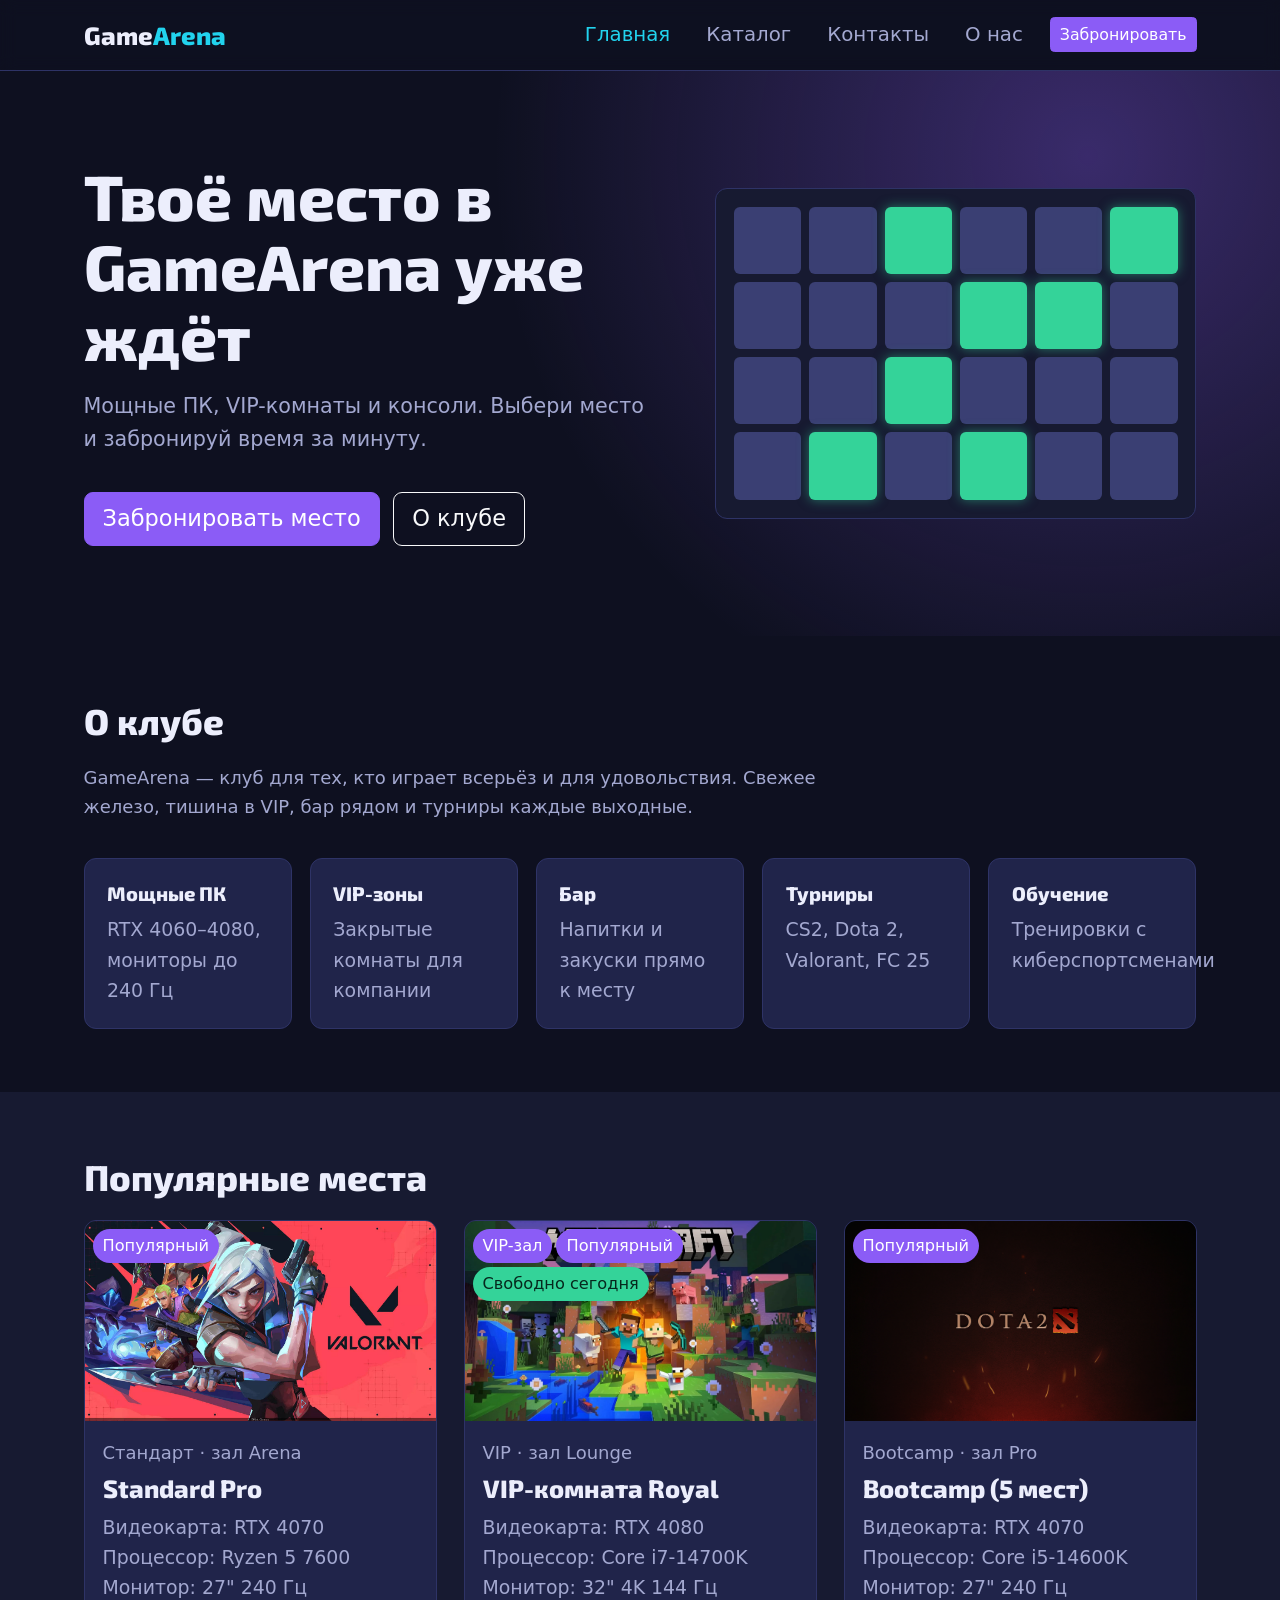
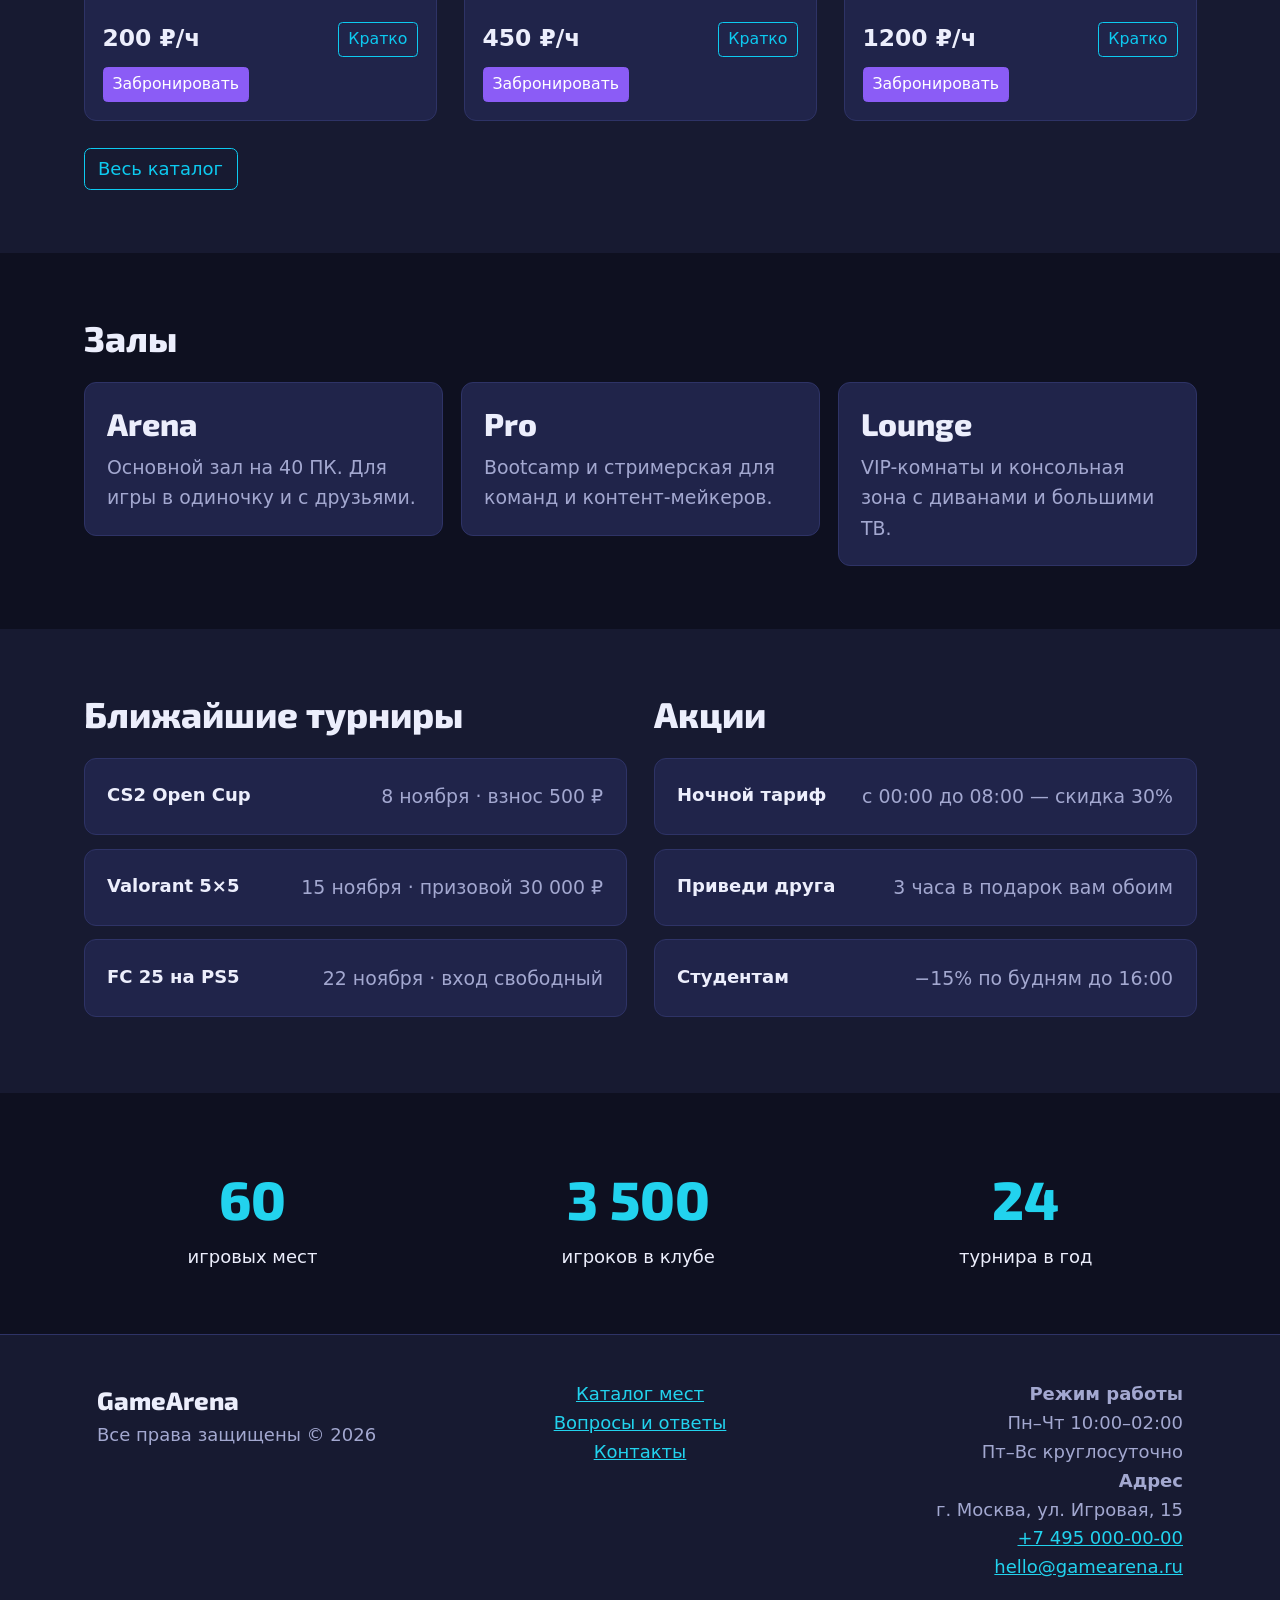
<file: index.html>
<!DOCTYPE html><html lang="ru" data-bs-theme="dark"><head><meta charset="utf-8"><meta name="viewport" content="width=device-width,initial-scale=1"><link href="https://cdnjs.cloudflare.com/ajax/libs/bootstrap/5.3.3/css/bootstrap.min.css" rel="stylesheet"><link href="https://fonts.googleapis.com/css2?family=Exo+2:wght@500;700;800&display=swap" rel="stylesheet"><link rel="icon" href="data:,"><link href="css/style.css?v=3" rel="stylesheet"><title>GameArena — киберспортивный клуб</title></head><body data-page="home"><main>
<section class="hero"><div class="container hero__inner"><div><h1 class="hero__title">Твоё место в GameArena уже ждёт</h1><p class="hero__text">Мощные ПК, VIP-комнаты и консоли. Выбери место и забронируй время за минуту.</p><div class="hero__actions"><a class="btn btn-primary btn-lg" href="booking.html#booking">Забронировать место</a><a class="btn btn-outline-light btn-lg" href="#about">О клубе</a></div></div>
<div class="seatmap" id="seatmap" aria-label="Схема зала: свободные и занятые места"></div></div></section>
<section class="section" id="about"><div class="container"><h2 class="section__title">О клубе</h2><p class="section__lead">GameArena — клуб для тех, кто играет всерьёз и для удовольствия. Свежее железо, тишина в VIP, бар рядом и турниры каждые выходные.</p>
<div class="features"><div class="features__item"><h3 class="features__title">Мощные ПК</h3><p class="features__text">RTX 4060–4080, мониторы до 240 Гц</p></div><div class="features__item"><h3 class="features__title">VIP-зоны</h3><p class="features__text">Закрытые комнаты для компании</p></div><div class="features__item"><h3 class="features__title">Бар</h3><p class="features__text">Напитки и закуски прямо к месту</p></div><div class="features__item"><h3 class="features__title">Турниры</h3><p class="features__text">CS2, Dota 2, Valorant, FC 25</p></div><div class="features__item"><h3 class="features__title">Обучение</h3><p class="features__text">Тренировки с киберспортсменами</p></div></div></div></section>
<section class="section section--alt" id="popular"><div class="container"><h2 class="section__title">Популярные места</h2><div class="row g-4" id="list"></div><a class="btn btn-outline-info mt-4" href="catalog.html">Весь каталог</a></div></section>
<section class="section" id="halls"><div class="container"><h2 class="section__title">Залы</h2><div class="row g-3"><div class="col-md-4"><div class="hall"><h3>Arena</h3><p>Основной зал на 40 ПК. Для игры в одиночку и с друзьями.</p></div></div><div class="col-md-4"><div class="hall"><h3>Pro</h3><p>Bootcamp и стримерская для команд и контент-мейкеров.</p></div></div><div class="col-md-4"><div class="hall"><h3>Lounge</h3><p>VIP-комнаты и консольная зона с диванами и большими ТВ.</p></div></div></div></div></section>
<section class="section section--alt" id="events"><div class="container"><div class="row g-4"><div class="col-lg-6"><h2 class="section__title">Ближайшие турниры</h2><div class="event"><b>CS2 Open Cup</b><span>8 ноября · взнос 500 ₽</span></div><div class="event"><b>Valorant 5×5</b><span>15 ноября · призовой 30 000 ₽</span></div><div class="event"><b>FC 25 на PS5</b><span>22 ноября · вход свободный</span></div></div>
<div class="col-lg-6"><h2 class="section__title">Акции</h2><div class="event"><b>Ночной тариф</b><span>с 00:00 до 08:00 — скидка 30%</span></div><div class="event"><b>Приведи друга</b><span>3 часа в подарок вам обоим</span></div><div class="event"><b>Студентам</b><span>−15% по будням до 16:00</span></div></div></div></div></section>
<section class="section"><div class="container"><div class="stats"><div class="stats__item"><b class="stats__num">60</b><span>игровых мест</span></div><div class="stats__item"><b class="stats__num">3 500</b><span>игроков в клубе</span></div><div class="stats__item"><b class="stats__num">24</b><span>турнира в год</span></div></div></div></section></main>
<script src="https://cdnjs.cloudflare.com/ajax/libs/bootstrap/5.3.3/js/bootstrap.bundle.min.js"></script><script src="js/main.js?v=3"></script></body></html>
</file>
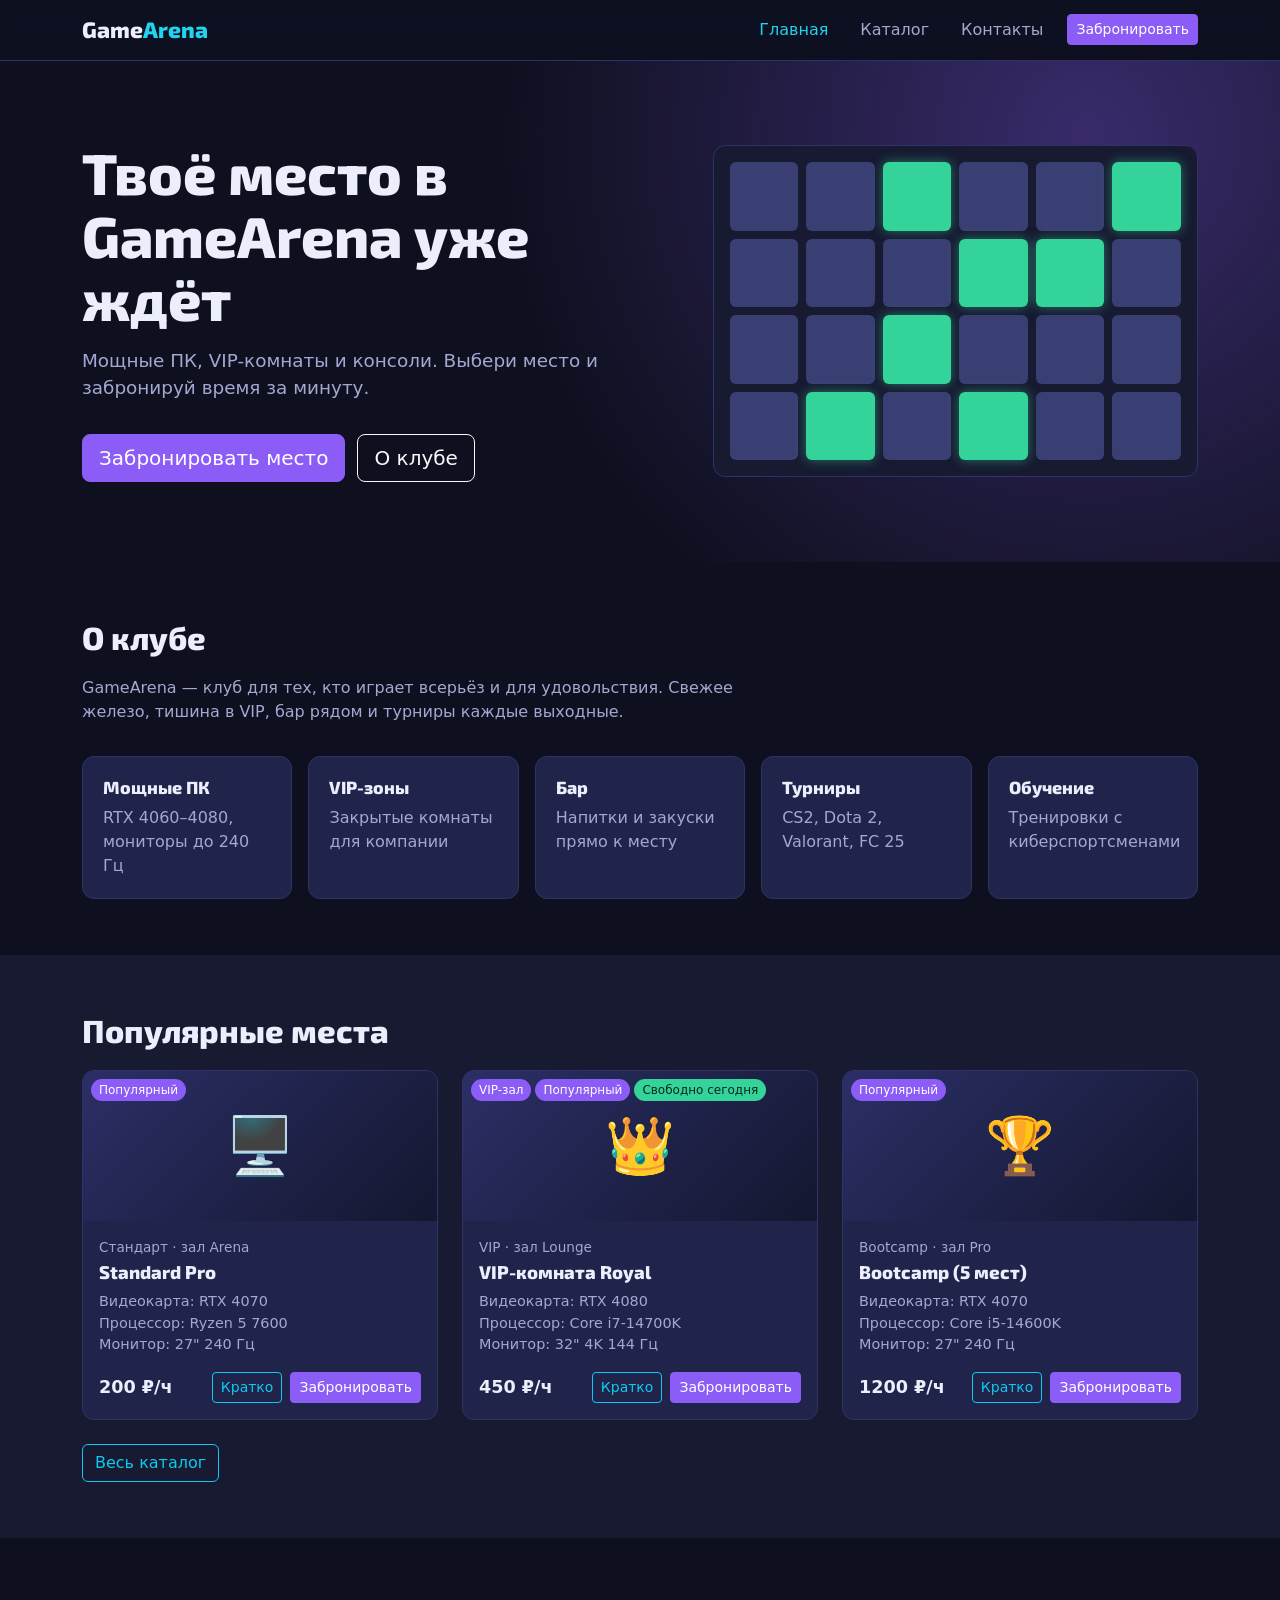
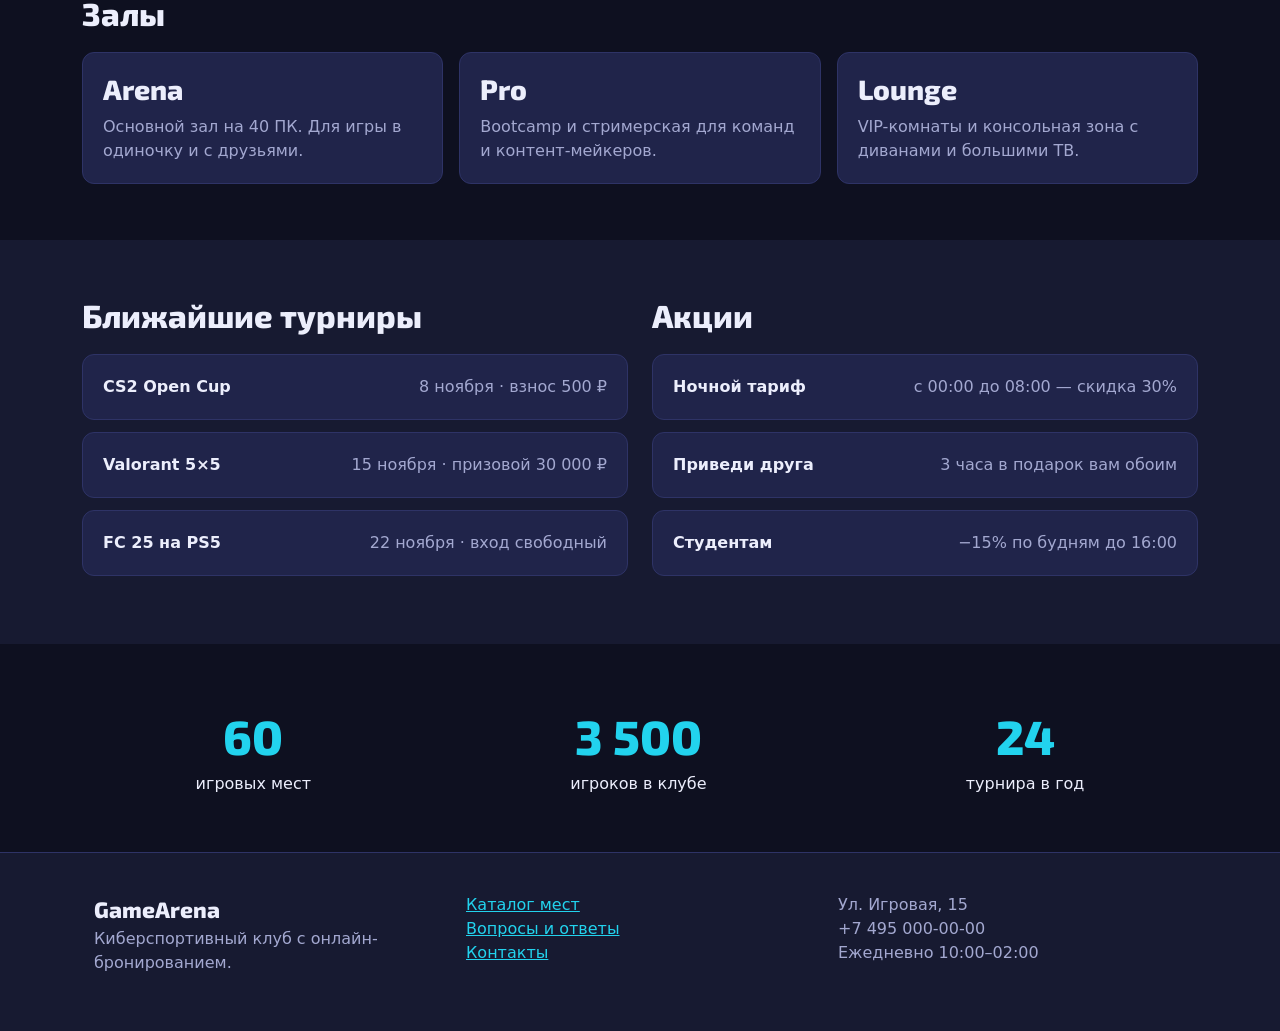
<file: gamearena/index.html>
<!DOCTYPE html><html lang="ru" data-bs-theme="dark"><head><meta charset="utf-8"><meta name="viewport" content="width=device-width,initial-scale=1"><link href="https://cdn.jsdelivr.net/npm/bootstrap@5.3.3/dist/css/bootstrap.min.css" rel="stylesheet"><link href="https://fonts.googleapis.com/css2?family=Exo+2:wght@500;700;800&display=swap" rel="stylesheet"><link href="css/style.css" rel="stylesheet"><title>GameArena — киберспортивный клуб</title></head><body data-page="home"><main>
<section class="hero"><div class="container hero__inner"><div><h1 class="hero__title">Твоё место в GameArena уже ждёт</h1><p class="hero__text">Мощные ПК, VIP-комнаты и консоли. Выбери место и забронируй время за минуту.</p><div class="hero__actions"><a class="btn btn-primary btn-lg" href="catalog.html">Забронировать место</a><a class="btn btn-outline-light btn-lg" href="#about">О клубе</a></div></div>
<div class="seatmap" id="seatmap" aria-label="Схема зала: свободные и занятые места"></div></div></section>
<section class="section" id="about"><div class="container"><h2 class="section__title">О клубе</h2><p class="section__lead">GameArena — клуб для тех, кто играет всерьёз и для удовольствия. Свежее железо, тишина в VIP, бар рядом и турниры каждые выходные.</p>
<div class="features"><div class="features__item"><h3 class="features__title">Мощные ПК</h3><p class="features__text">RTX 4060–4080, мониторы до 240 Гц</p></div><div class="features__item"><h3 class="features__title">VIP-зоны</h3><p class="features__text">Закрытые комнаты для компании</p></div><div class="features__item"><h3 class="features__title">Бар</h3><p class="features__text">Напитки и закуски прямо к месту</p></div><div class="features__item"><h3 class="features__title">Турниры</h3><p class="features__text">CS2, Dota 2, Valorant, FC 25</p></div><div class="features__item"><h3 class="features__title">Обучение</h3><p class="features__text">Тренировки с киберспортсменами</p></div></div></div></section>
<section class="section section--alt" id="popular"><div class="container"><h2 class="section__title">Популярные места</h2><div class="row g-4" id="list"></div><a class="btn btn-outline-info mt-4" href="catalog.html">Весь каталог</a></div></section>
<section class="section" id="halls"><div class="container"><h2 class="section__title">Залы</h2><div class="row g-3"><div class="col-md-4"><div class="hall"><h3>Arena</h3><p>Основной зал на 40 ПК. Для игры в одиночку и с друзьями.</p></div></div><div class="col-md-4"><div class="hall"><h3>Pro</h3><p>Bootcamp и стримерская для команд и контент-мейкеров.</p></div></div><div class="col-md-4"><div class="hall"><h3>Lounge</h3><p>VIP-комнаты и консольная зона с диванами и большими ТВ.</p></div></div></div></div></section>
<section class="section section--alt" id="events"><div class="container"><div class="row g-4"><div class="col-lg-6"><h2 class="section__title">Ближайшие турниры</h2><div class="event"><b>CS2 Open Cup</b><span>8 ноября · взнос 500 ₽</span></div><div class="event"><b>Valorant 5×5</b><span>15 ноября · призовой 30 000 ₽</span></div><div class="event"><b>FC 25 на PS5</b><span>22 ноября · вход свободный</span></div></div>
<div class="col-lg-6"><h2 class="section__title">Акции</h2><div class="event"><b>Ночной тариф</b><span>с 00:00 до 08:00 — скидка 30%</span></div><div class="event"><b>Приведи друга</b><span>3 часа в подарок вам обоим</span></div><div class="event"><b>Студентам</b><span>−15% по будням до 16:00</span></div></div></div></div></section>
<section class="section"><div class="container"><div class="stats"><div class="stats__item"><b class="stats__num">60</b><span>игровых мест</span></div><div class="stats__item"><b class="stats__num">3 500</b><span>игроков в клубе</span></div><div class="stats__item"><b class="stats__num">24</b><span>турнира в год</span></div></div></div></section></main>
<script src="https://cdn.jsdelivr.net/npm/bootstrap@5.3.3/dist/js/bootstrap.bundle.min.js"></script><script src="js/main.js"></script></body></html>
</file>
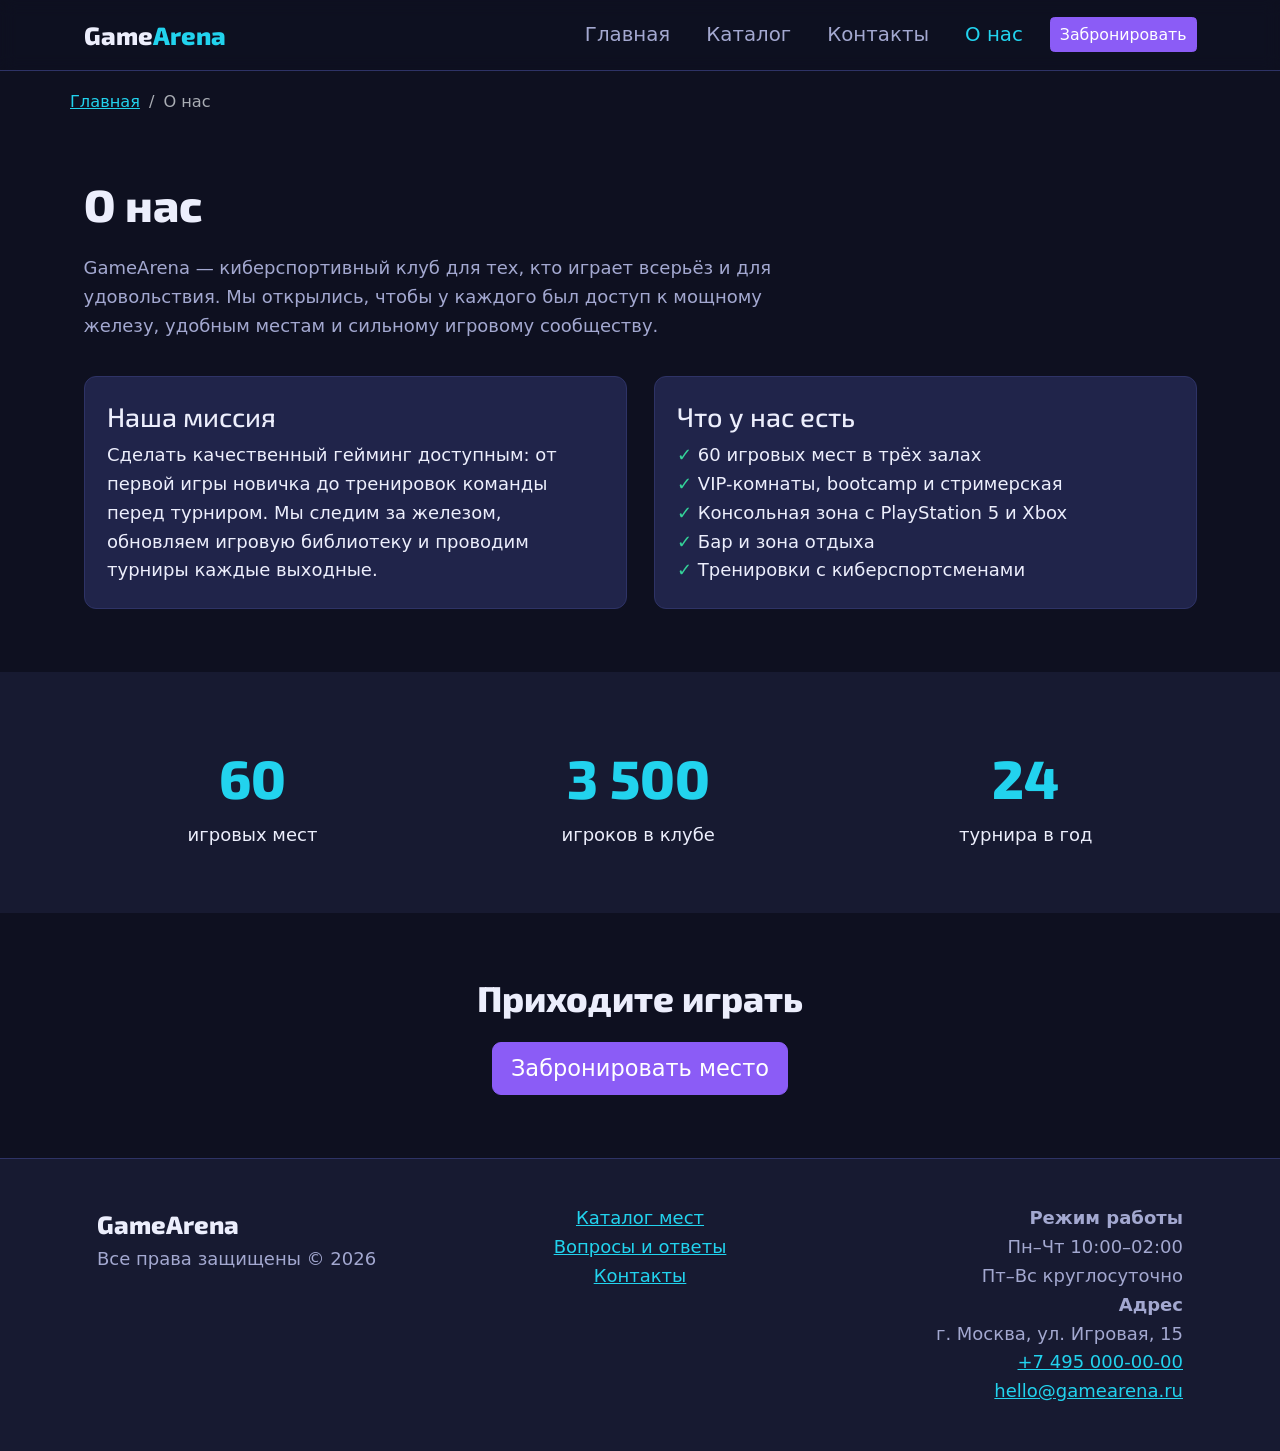
<file: about.html>
<!DOCTYPE html>
<html lang="ru" data-bs-theme="dark">

<head>
    <meta charset="utf-8">
    <meta name="viewport" content="width=device-width,initial-scale=1">
    <link href="https://cdnjs.cloudflare.com/ajax/libs/bootstrap/5.3.3/css/bootstrap.min.css" rel="stylesheet">
    <link href="https://fonts.googleapis.com/css2?family=Exo+2:wght@500;700;800&display=swap" rel="stylesheet">
    <link rel="icon" href="data:,">
    <link href="css/style.css?v=3" rel="stylesheet">
    <title>О нас — GameArena</title>
</head>

<body data-page="about">
    <main>
        <section class="section">
            <div class="container">
                <h1 class="section__title">О нас</h1>
                <p class="section__lead">GameArena — киберспортивный клуб для тех, кто играет всерьёз и для
                    удовольствия. Мы открылись, чтобы у каждого был доступ к мощному железу, удобным местам и сильному
                    игровому сообществу.</p>
                <div class="row g-4">
                    <div class="col-lg-6">
                        <div class="panel h-100">
                            <h2 class="h4">Наша миссия</h2>
                            <p class="mb-0">Сделать качественный гейминг доступным: от первой игры новичка до тренировок
                                команды перед турниром. Мы следим за железом, обновляем игровую библиотеку и проводим
                                турниры каждые выходные.</p>
                        </div>
                    </div>
                    <div class="col-lg-6">
                        <div class="panel h-100">
                            <h2 class="h4">Что у нас есть</h2>
                            <ul class="checklist mb-0">
                                <li>60 игровых мест в трёх залах</li>
                                <li>VIP-комнаты, bootcamp и стримерская</li>
                                <li>Консольная зона с PlayStation 5 и Xbox</li>
                                <li>Бар и зона отдыха</li>
                                <li>Тренировки с киберспортсменами</li>
                            </ul>
                        </div>
                    </div>
                </div>
            </div>
        </section>
        <section class="section section--alt">
            <div class="container">
                <div class="stats">
                    <div class="stats__item"><b class="stats__num">60</b><span>игровых мест</span></div>
                    <div class="stats__item"><b class="stats__num">3 500</b><span>игроков в клубе</span></div>
                    <div class="stats__item"><b class="stats__num">24</b><span>турнира в год</span></div>
                </div>
            </div>
        </section>
        <section class="section">
            <div class="container text-center">
                <h2 class="section__title">Приходите играть</h2><a class="btn btn-primary btn-lg"
                    href="booking.html#booking">Забронировать место</a>
            </div>
        </section>
    </main>
    <script src="https://cdnjs.cloudflare.com/ajax/libs/bootstrap/5.3.3/js/bootstrap.bundle.min.js"></script>
    <script src="js/main.js?v=3"></script>
</body>

</html>
</file>
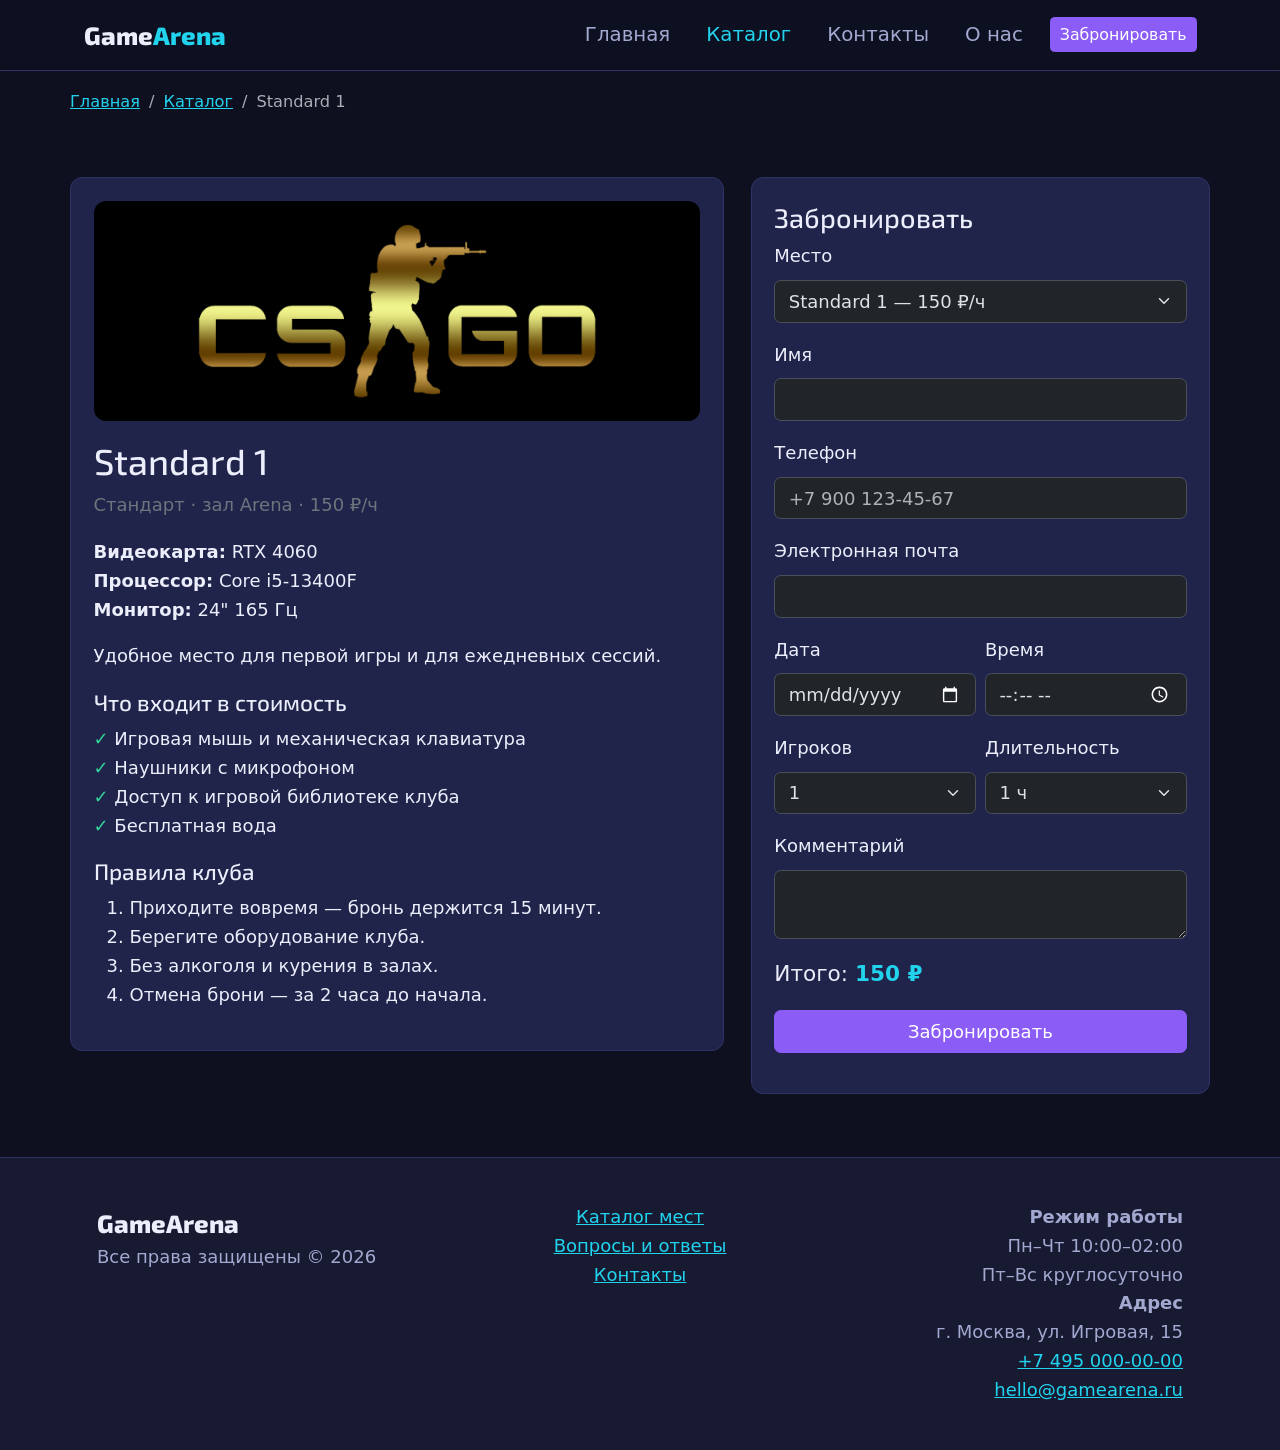
<file: booking.html>
<!DOCTYPE html><html lang="ru" data-bs-theme="dark"><head><meta charset="utf-8"><meta name="viewport" content="width=device-width,initial-scale=1"><link href="https://cdnjs.cloudflare.com/ajax/libs/bootstrap/5.3.3/css/bootstrap.min.css" rel="stylesheet"><link href="https://fonts.googleapis.com/css2?family=Exo+2:wght@500;700;800&display=swap" rel="stylesheet"><link rel="icon" href="data:,"><link href="css/style.css?v=3" rel="stylesheet"><title>Бронирование — GameArena</title></head><body data-page="booking"><main class="container section"><div class="row g-4"><div class="col-lg-7"><div class="panel"><div class="place-img" id="p-img"></div><h1 class="h2" id="p-name"></h1><p class="text-secondary" id="p-meta"></p><ul class="specs" id="p-specs"></ul><p id="p-desc"></p>
<h2 class="h5" id="rules">Что входит в стоимость</h2><ul class="checklist"><li>Игровая мышь и механическая клавиатура</li><li>Наушники с микрофоном</li><li>Доступ к игровой библиотеке клуба</li><li>Бесплатная вода</li></ul>
<h2 class="h5">Правила клуба</h2><ol><li>Приходите вовремя — бронь держится 15 минут.</li><li>Берегите оборудование клуба.</li><li>Без алкоголя и курения в залах.</li><li>Отмена брони — за 2 часа до начала.</li></ol></div></div>
<div class="col-lg-5"><form class="panel" id="booking" data-validate novalidate><h2 class="h4">Забронировать</h2>
<div class="mb-3"><label class="form-label" for="b-place">Место</label><select class="form-select" id="b-place"></select></div>
<div class="mb-3"><label class="form-label" for="b-name">Имя</label><input class="form-control" id="b-name" required></div>
<div class="mb-3"><label class="form-label" for="b-tel">Телефон</label><input class="form-control" id="b-tel" type="tel" placeholder="+7 900 123-45-67" required></div>
<div class="mb-3"><label class="form-label" for="b-mail">Электронная почта</label><input class="form-control" id="b-mail" type="email" required></div>
<div class="row g-2 mb-3"><div class="col-6"><label class="form-label" for="b-date">Дата</label><input class="form-control" id="b-date" type="date" required></div><div class="col-6"><label class="form-label" for="b-time">Время</label><input class="form-control" id="b-time" type="time" required></div></div>
<div class="row g-2 mb-3"><div class="col-6"><label class="form-label" for="b-pl">Игроков</label><select class="form-select" id="b-pl"></select></div><div class="col-6"><label class="form-label" for="b-h">Длительность</label><select class="form-select" id="b-h"></select></div></div>
<div class="mb-3"><label class="form-label" for="b-c">Комментарий</label><textarea class="form-control" id="b-c" rows="2"></textarea></div>
<p class="total">Итого: <b id="total"></b></p><button class="btn btn-primary w-100">Забронировать</button></form></div></div></main>
<script src="https://cdnjs.cloudflare.com/ajax/libs/bootstrap/5.3.3/js/bootstrap.bundle.min.js"></script><script src="js/main.js?v=3"></script></body></html>
</file>
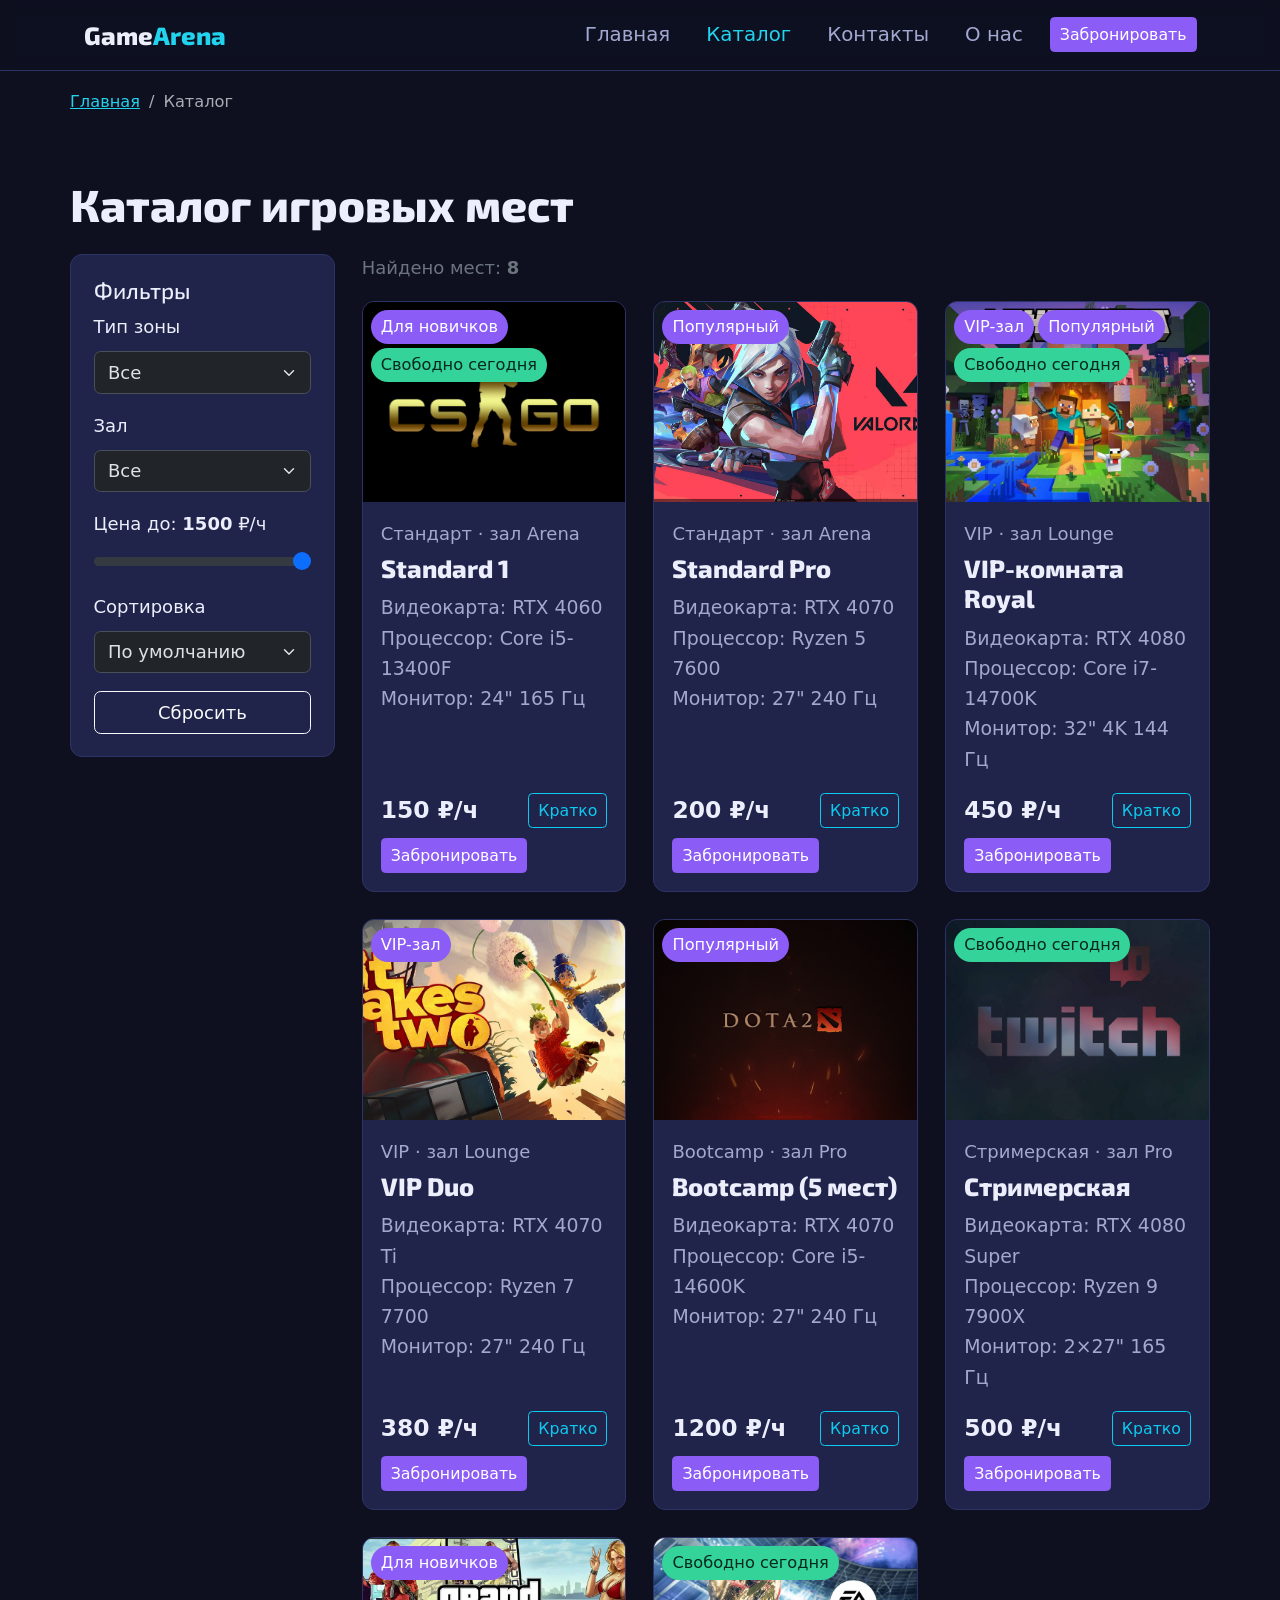
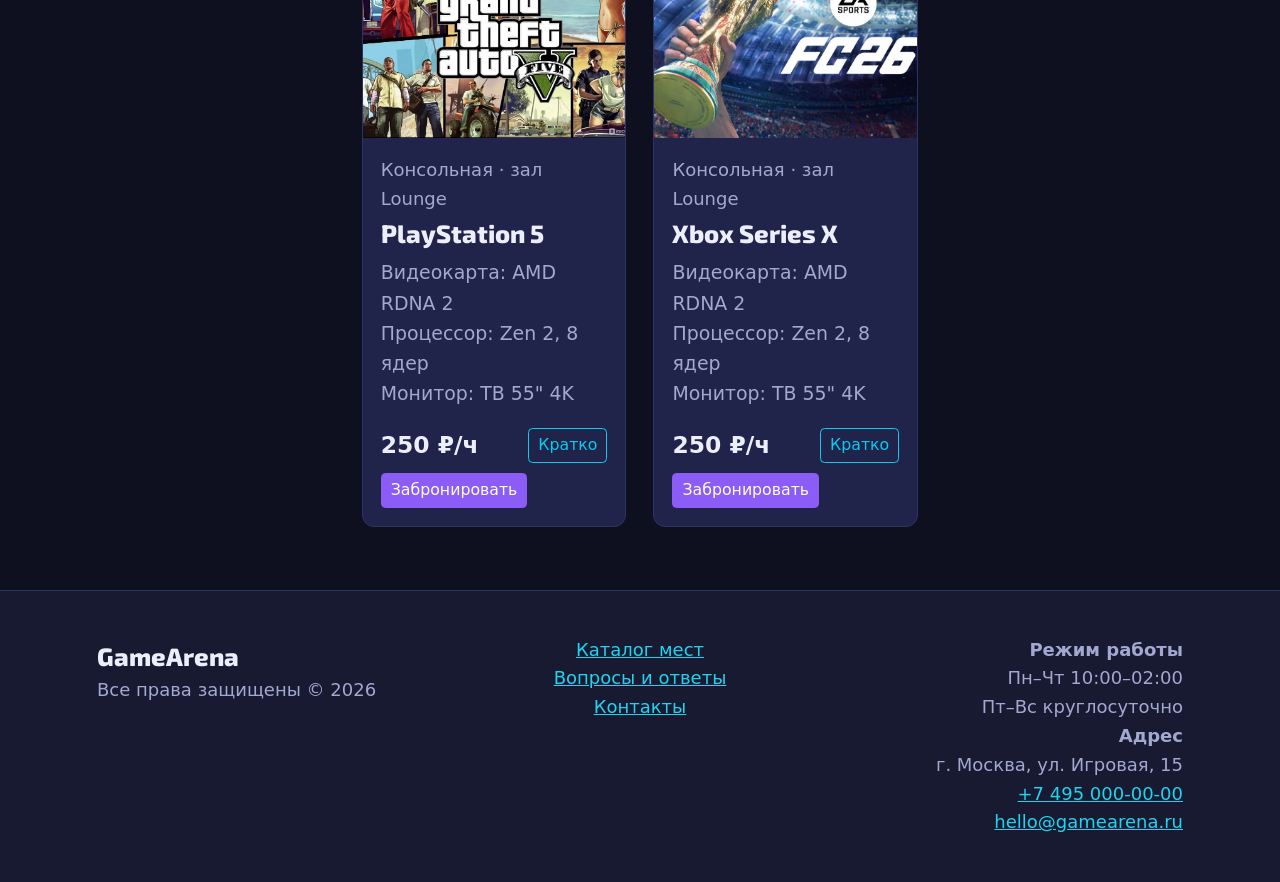
<file: catalog.html>
<!DOCTYPE html><html lang="ru" data-bs-theme="dark"><head><meta charset="utf-8"><meta name="viewport" content="width=device-width,initial-scale=1"><link href="https://cdnjs.cloudflare.com/ajax/libs/bootstrap/5.3.3/css/bootstrap.min.css" rel="stylesheet"><link href="https://fonts.googleapis.com/css2?family=Exo+2:wght@500;700;800&display=swap" rel="stylesheet"><link rel="icon" href="data:,"><link href="css/style.css?v=3" rel="stylesheet"><title>Каталог мест — GameArena</title></head><body data-page="catalog"><main class="container section"><h1 class="section__title">Каталог игровых мест</h1><div class="row g-4"><aside class="col-lg-3"><form class="panel filters" id="filters"><h2 class="h5">Фильтры</h2>
<label class="form-label" for="f-type">Тип зоны</label><select class="form-select mb-3" id="f-type" name="type"><option value="">Все</option><option value="standard">Стандарт</option><option value="vip">VIP</option><option value="bootcamp">Bootcamp</option><option value="stream">Стримерская</option><option value="console">Консольная</option></select>
<label class="form-label" for="f-hall">Зал</label><select class="form-select mb-3" id="f-hall" name="hall"><option value="">Все</option><option>Arena</option><option>Pro</option><option>Lounge</option></select>
<label class="form-label" for="f-price">Цена до: <b id="pv">1500</b> ₽/ч</label><input type="range" class="form-range mb-3" id="f-price" name="price" min="100" max="1500" step="50" value="1500">
<label class="form-label" for="f-sort">Сортировка</label><select class="form-select mb-3" id="f-sort" name="sort"><option value="">По умолчанию</option><option value="asc">Сначала дешёвые</option><option value="desc">Сначала дорогие</option></select><button type="reset" class="btn btn-outline-light w-100">Сбросить</button></form></aside>
<div class="col-lg-9"><p class="text-secondary">Найдено мест: <b id="count"></b></p><div class="row g-4" id="list"></div></div></div></main>
<script src="https://cdnjs.cloudflare.com/ajax/libs/bootstrap/5.3.3/js/bootstrap.bundle.min.js"></script><script src="js/main.js?v=3"></script></body></html>
</file>
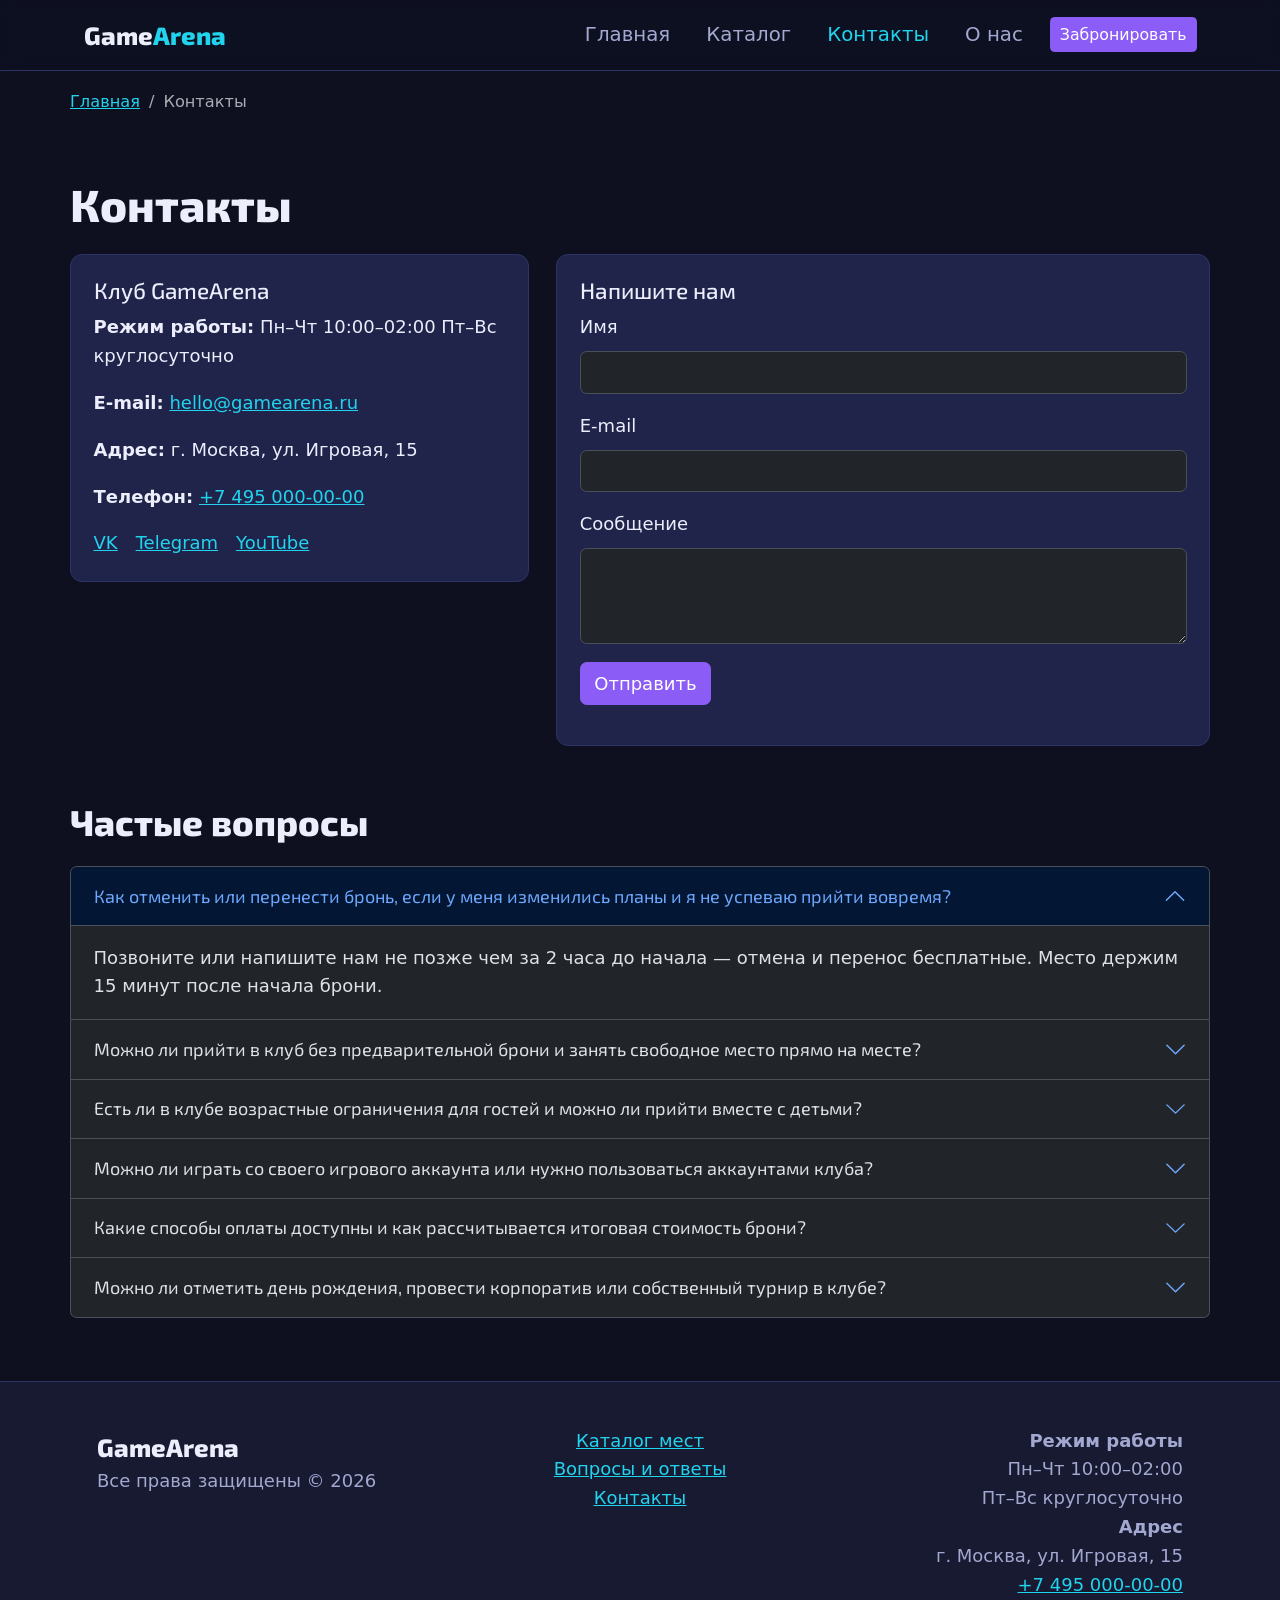
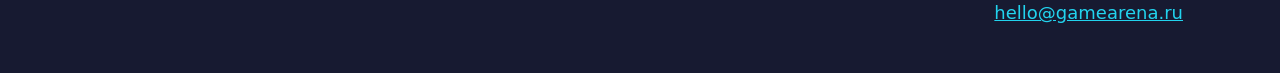
<file: kontakty.html>
<!DOCTYPE html>
<html lang="ru" data-bs-theme="dark">

<head>
    <meta charset="utf-8">
    <meta name="viewport" content="width=device-width,initial-scale=1">
    <link href="https://cdnjs.cloudflare.com/ajax/libs/bootstrap/5.3.3/css/bootstrap.min.css" rel="stylesheet">
    <link href="https://fonts.googleapis.com/css2?family=Exo+2:wght@500;700;800&display=swap" rel="stylesheet">
    <link rel="icon" href="data:,">
    <link href="css/style.css?v=3" rel="stylesheet">
    <title>Контакты — GameArena</title>
</head>

<body data-page="contacts">
    <main class="container section">
        <h1 class="section__title">Контакты</h1>
        <div class="row g-4">
            <div class="col-lg-5">
                <div class="panel">
                    <h2 class="h5">Клуб GameArena</h2>
                    <p><b>Режим работы:</b>
                        Пн–Чт 10:00–02:00
                        Пт–Вс круглосуточно</p>
                    <p><b>E-mail:</b>
                        <a href="mailto:hello@gamearena.ru">hello@gamearena.ru</a>
                    </p>
                    <p><b>Адрес:</b>
                        г. Москва, ул. Игровая, 15</p>
                    <p><b>Телефон:</b>
                        <a href="tel:+74950000000">+7 495 000-00-00</a>
                    </p>
                    <p class="mb-0"><a href="#" class="me-3">VK</a><a href="#" class="me-3">Telegram</a><a
                            href="#">YouTube</a></p>
                </div>
            </div>
            <div class="col-lg-7">
                <form class="panel" id="feedback" data-validate novalidate>
                    <h2 class="h5">Напишите нам</h2>
                    <div class="mb-3"><label class="form-label" for="c-name">Имя</label><input class="form-control"
                            id="c-name" required></div>
                    <div class="mb-3"><label class="form-label" for="c-mail">E-mail</label><input class="form-control"
                            id="c-mail" type="email" required></div>
                    <div class="mb-3"><label class="form-label" for="c-msg">Сообщение</label><textarea
                            class="form-control" id="c-msg" rows="3" required></textarea></div><button
                        class="btn btn-primary">Отправить</button>
                </form>
            </div>
        </div>
        <h2 class="section__title mt-5" id="faq">Частые вопросы</h2>
        <div class="accordion" id="acc">
            <div class="accordion-item">
                <h3 class="accordion-header"><button class="accordion-button" data-bs-toggle="collapse"
                        data-bs-target="#q1">Как отменить или перенести бронь, если у меня изменились планы и я не
                        успеваю прийти вовремя?</button></h3>
                <div id="q1" class="accordion-collapse collapse show" data-bs-parent="#acc">
                    <div class="accordion-body">Позвоните или напишите нам не позже чем за 2 часа до начала — отмена и
                        перенос бесплатные. Место держим 15 минут после начала брони.</div>
                </div>
            </div>
            <div class="accordion-item">
                <h3 class="accordion-header"><button class="accordion-button collapsed" data-bs-toggle="collapse"
                        data-bs-target="#q2">Можно ли прийти в клуб без предварительной брони и занять свободное место
                        прямо на месте?</button></h3>
                <div id="q2" class="accordion-collapse collapse" data-bs-parent="#acc">
                    <div class="accordion-body">Да, если есть свободные места. Вечером и в выходные лучше бронировать
                        заранее, а VIP и bootcamp — минимум за день.</div>
                </div>
            </div>
            <div class="accordion-item">
                <h3 class="accordion-header"><button class="accordion-button collapsed" data-bs-toggle="collapse"
                        data-bs-target="#q3">Есть ли в клубе возрастные ограничения для гостей и можно ли прийти вместе
                        с детьми?</button></h3>
                <div id="q3" class="accordion-collapse collapse" data-bs-parent="#acc">
                    <div class="accordion-body">До 14 лет — только с родителями, с 14 до 18 — до 22:00 самостоятельно.
                        После 22:00 вход с 18 лет.</div>
                </div>
            </div>
            <div class="accordion-item">
                <h3 class="accordion-header"><button class="accordion-button collapsed" data-bs-toggle="collapse"
                        data-bs-target="#q4">Можно ли играть со своего игрового аккаунта или нужно пользоваться
                        аккаунтами клуба?</button></h3>
                <div id="q4" class="accordion-collapse collapse" data-bs-parent="#acc">
                    <div class="accordion-body">Можно играть со своего аккаунта, только выходите из него после игры. Для
                        гостей есть библиотека игр клуба.</div>
                </div>
            </div>
            <div class="accordion-item">
                <h3 class="accordion-header"><button class="accordion-button collapsed" data-bs-toggle="collapse"
                        data-bs-target="#q5">Какие способы оплаты доступны и как рассчитывается итоговая стоимость
                        брони?</button></h3>
                <div id="q5" class="accordion-collapse collapse" data-bs-parent="#acc">
                    <div class="accordion-body">Оплата картой, наличными или через СБП на месте. Стоимость — цена места
                        за час, умноженная на


                        о часов, сумма видна в форме.</div>
                </div>
            </div>
            <div class="accordion-item">
                <h3 class="accordion-header"><button class="accordion-button collapsed" data-bs-toggle="collapse"
                        data-bs-target="#q6">Можно ли отметить день рождения, провести корпоратив или собственный турнир
                        в клубе?</button></h3>
                <div id="q6" class="accordion-collapse collapse" data-bs-parent="#acc">
                    <div class="accordion-body">Да, для компаний от 5 человек подойдут bootcamp и VIP-комнаты. Напишите
                        нам через форму, и мы рассчитаем вариант под ваш бюджет.</div>
                </div>
            </div>
        </div>
    </main>
    <script src="https://cdnjs.cloudflare.com/ajax/libs/bootstrap/5.3.3/js/bootstrap.bundle.min.js"></script>
    <script src="js/main.js?v=3"></script>
</body>
</html>
</file>
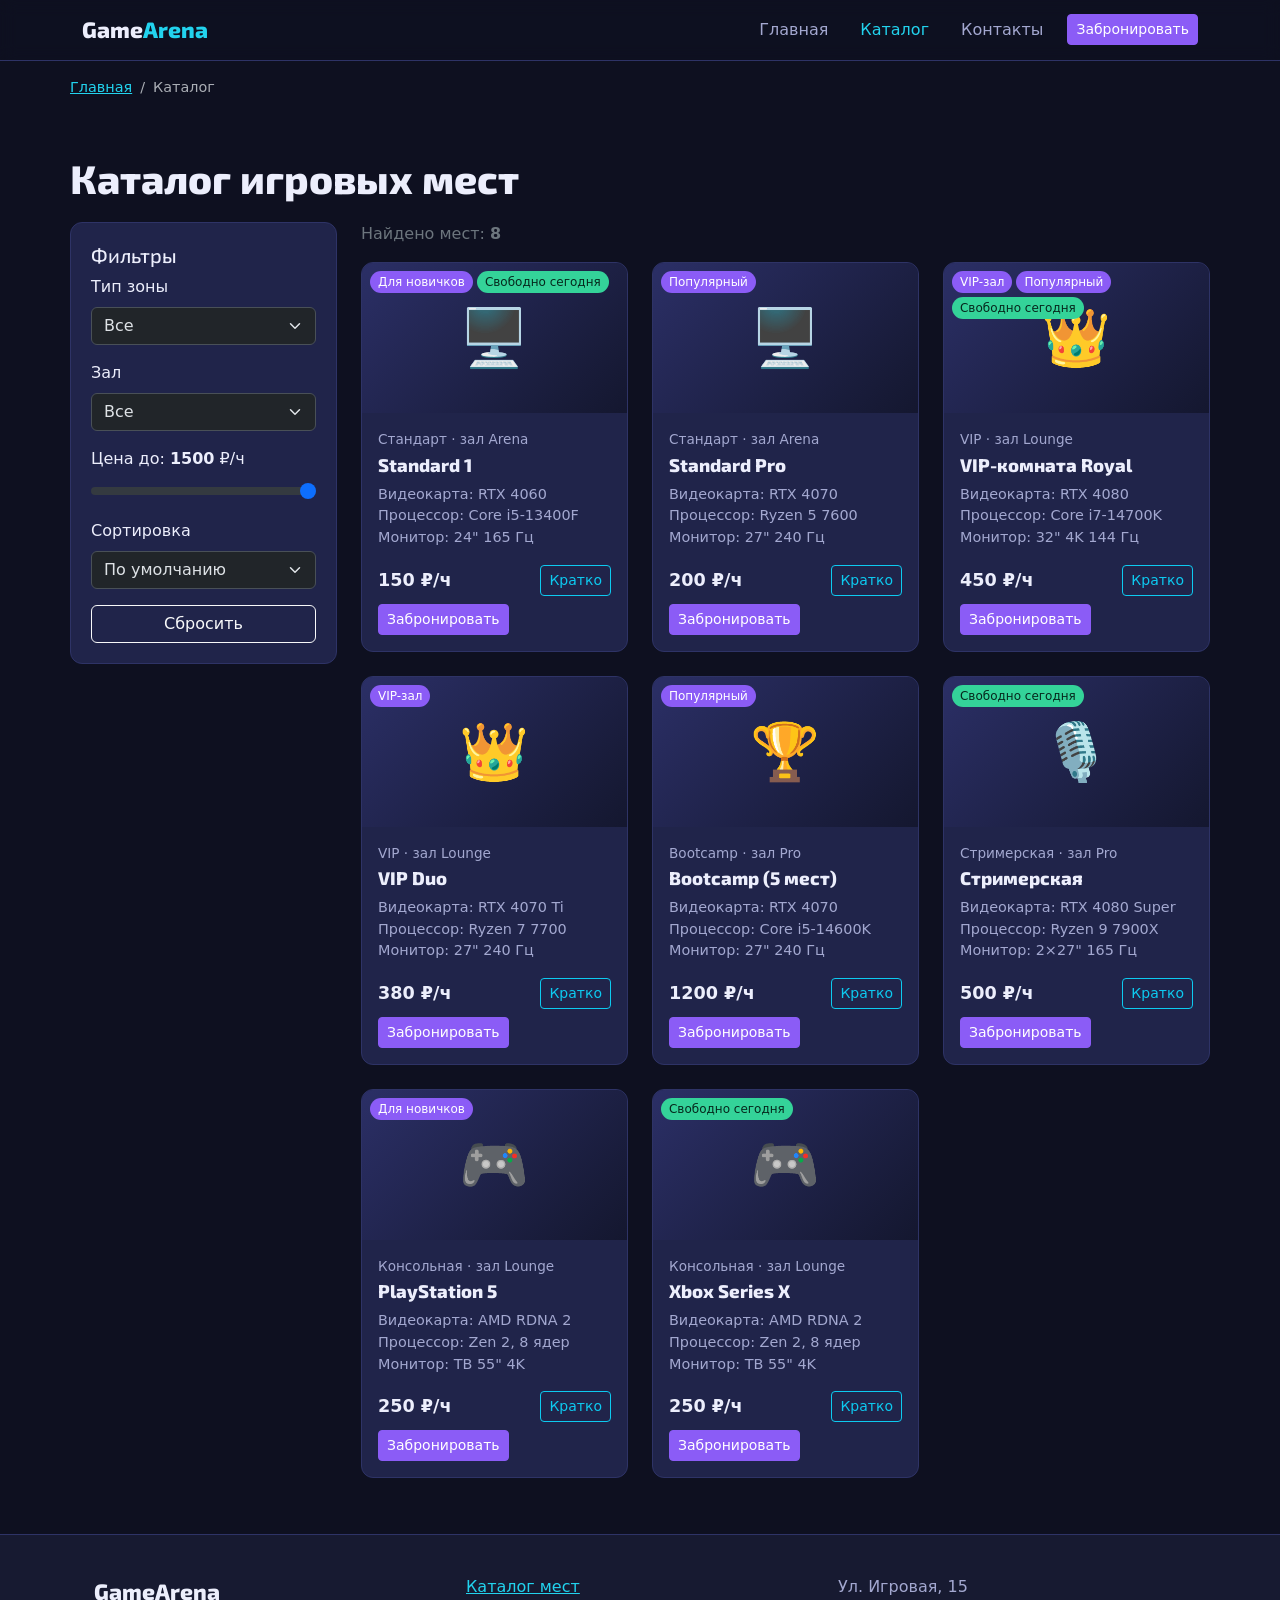
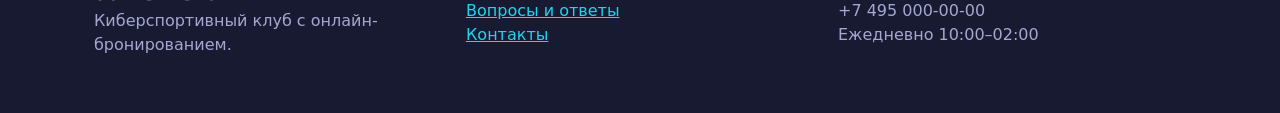
<file: gamearena/catalog.html>
<!DOCTYPE html><html lang="ru" data-bs-theme="dark"><head><meta charset="utf-8"><meta name="viewport" content="width=device-width,initial-scale=1"><link href="https://cdn.jsdelivr.net/npm/bootstrap@5.3.3/dist/css/bootstrap.min.css" rel="stylesheet"><link href="https://fonts.googleapis.com/css2?family=Exo+2:wght@500;700;800&display=swap" rel="stylesheet"><link href="css/style.css" rel="stylesheet"><title>Каталог мест — GameArena</title></head><body data-page="catalog"><main class="container section"><h1 class="section__title">Каталог игровых мест</h1><div class="row g-4"><aside class="col-lg-3"><form class="panel filters" id="filters"><h2 class="h5">Фильтры</h2>
<label class="form-label" for="f-type">Тип зоны</label><select class="form-select mb-3" id="f-type" name="type"><option value="">Все</option><option value="standard">Стандарт</option><option value="vip">VIP</option><option value="bootcamp">Bootcamp</option><option value="stream">Стримерская</option><option value="console">Консольная</option></select>
<label class="form-label" for="f-hall">Зал</label><select class="form-select mb-3" id="f-hall" name="hall"><option value="">Все</option><option>Arena</option><option>Pro</option><option>Lounge</option></select>
<label class="form-label" for="f-price">Цена до: <b id="pv">1500</b> ₽/ч</label><input type="range" class="form-range mb-3" id="f-price" name="price" min="100" max="1500" step="50" value="1500">
<label class="form-label" for="f-sort">Сортировка</label><select class="form-select mb-3" id="f-sort" name="sort"><option value="">По умолчанию</option><option value="asc">Сначала дешёвые</option><option value="desc">Сначала дорогие</option></select><button type="reset" class="btn btn-outline-light w-100">Сбросить</button></form></aside>
<div class="col-lg-9"><p class="text-secondary">Найдено мест: <b id="count"></b></p><div class="row g-4" id="list"></div></div></div></main>
<script src="https://cdn.jsdelivr.net/npm/bootstrap@5.3.3/dist/js/bootstrap.bundle.min.js"></script><script src="js/main.js"></script></body></html>
</file>
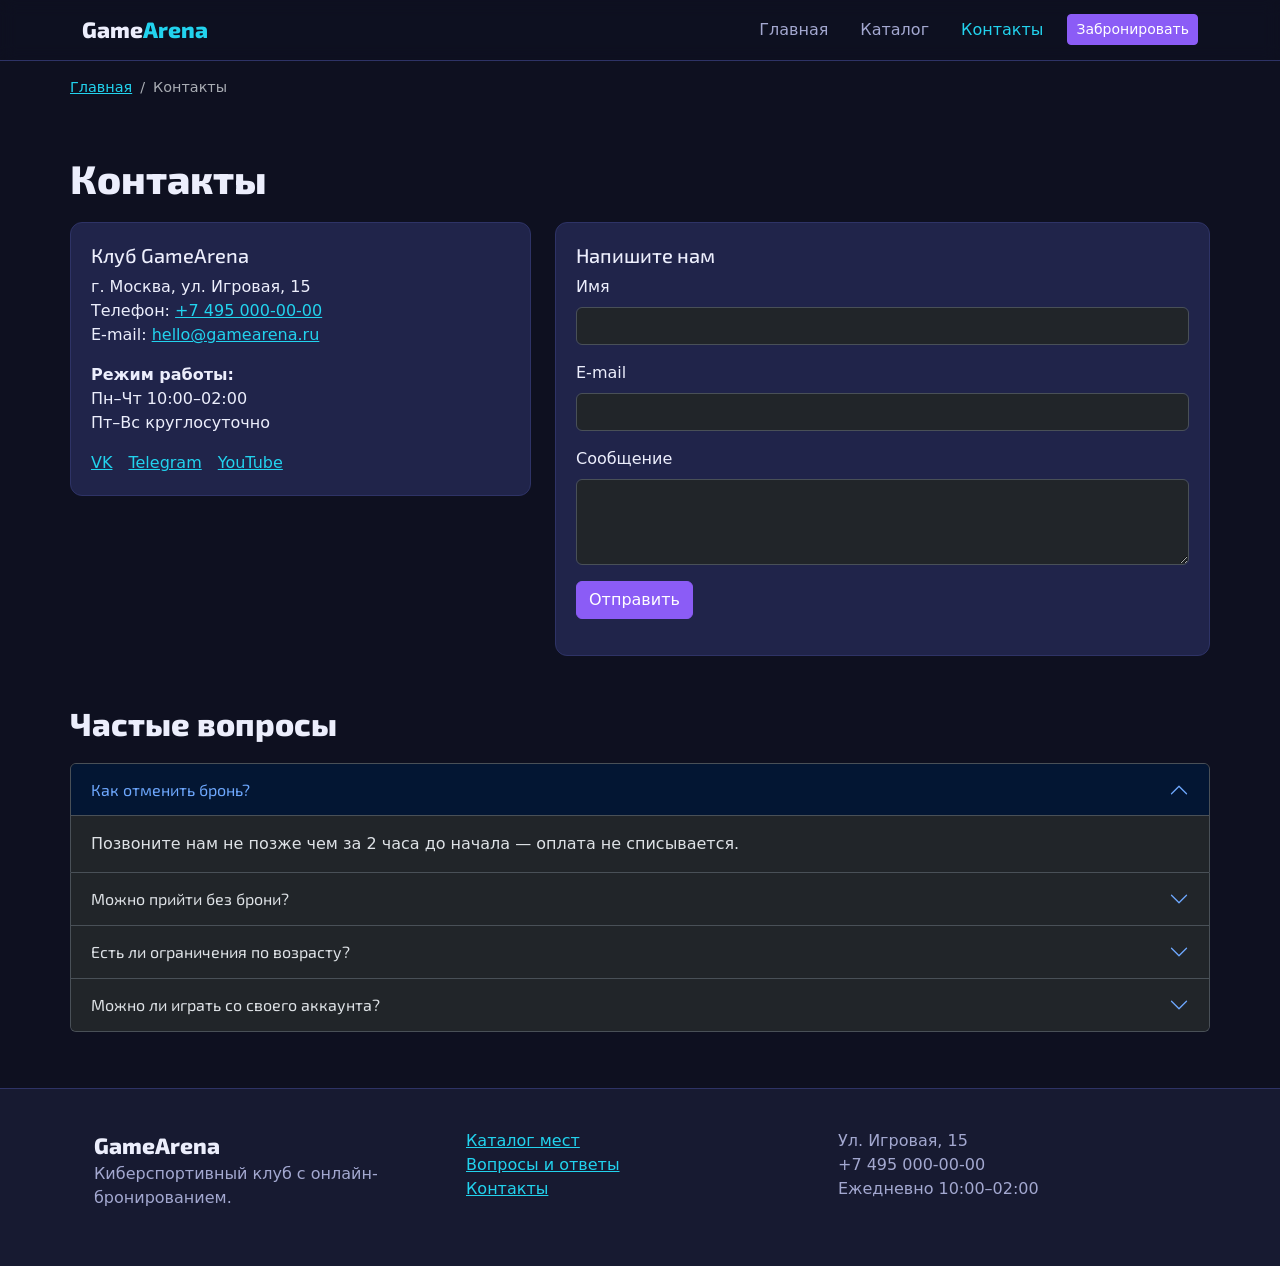
<file: gamearena/contacts.html>
<!DOCTYPE html><html lang="ru" data-bs-theme="dark"><head><meta charset="utf-8"><meta name="viewport" content="width=device-width,initial-scale=1"><link href="https://cdn.jsdelivr.net/npm/bootstrap@5.3.3/dist/css/bootstrap.min.css" rel="stylesheet"><link href="https://fonts.googleapis.com/css2?family=Exo+2:wght@500;700;800&display=swap" rel="stylesheet"><link href="css/style.css" rel="stylesheet"><title>Контакты — GameArena</title></head><body data-page="contacts"><main class="container section"><h1 class="section__title">Контакты</h1><div class="row g-4">
<div class="col-lg-5"><div class="panel"><h2 class="h5">Клуб GameArena</h2><p>г. Москва, ул. Игровая, 15<br>Телефон: <a href="tel:+74950000000">+7 495 000-00-00</a><br>E-mail: <a href="mailto:hello@gamearena.ru">hello@gamearena.ru</a></p><p><b>Режим работы:</b><br>Пн–Чт 10:00–02:00<br>Пт–Вс круглосуточно</p><p class="mb-0"><a href="#" class="me-3">VK</a><a href="#" class="me-3">Telegram</a><a href="#">YouTube</a></p></div></div>
<div class="col-lg-7"><form class="panel" id="feedback" data-validate novalidate><h2 class="h5">Напишите нам</h2><div class="mb-3"><label class="form-label" for="c-name">Имя</label><input class="form-control" id="c-name" required></div><div class="mb-3"><label class="form-label" for="c-mail">E-mail</label><input class="form-control" id="c-mail" type="email" required></div><div class="mb-3"><label class="form-label" for="c-msg">Сообщение</label><textarea class="form-control" id="c-msg" rows="3" required></textarea></div><button class="btn btn-primary">Отправить</button></form></div></div>
<h2 class="section__title mt-5" id="faq">Частые вопросы</h2><div class="accordion" id="acc">
<div class="accordion-item"><h3 class="accordion-header"><button class="accordion-button" data-bs-toggle="collapse" data-bs-target="#q1">Как отменить бронь?</button></h3><div id="q1" class="accordion-collapse collapse show" data-bs-parent="#acc"><div class="accordion-body">Позвоните нам не позже чем за 2 часа до начала — оплата не списывается.</div></div></div>
<div class="accordion-item"><h3 class="accordion-header"><button class="accordion-button collapsed" data-bs-toggle="collapse" data-bs-target="#q2">Можно прийти без брони?</button></h3><div id="q2" class="accordion-collapse collapse" data-bs-parent="#acc"><div class="accordion-body">Да, если есть свободные места. В вечерние часы лучше бронировать заранее.</div></div></div>
<div class="accordion-item"><h3 class="accordion-header"><button class="accordion-button collapsed" data-bs-toggle="collapse" data-bs-target="#q3">Есть ли ограничения по возрасту?</button></h3><div id="q3" class="accordion-collapse collapse" data-bs-parent="#acc"><div class="accordion-body">Гости до 14 лет — только с родителями. После 22:00 вход с 18 лет.</div></div></div>
<div class="accordion-item"><h3 class="accordion-header"><button class="accordion-button collapsed" data-bs-toggle="collapse" data-bs-target="#q4">Можно ли играть со своего аккаунта?</button></h3><div id="q4" class="accordion-collapse collapse" data-bs-parent="#acc"><div class="accordion-body">Да, а ещё в клубе есть библиотека игр, доступная всем гостям.</div></div></div></div></main>
<script src="https://cdn.jsdelivr.net/npm/bootstrap@5.3.3/dist/js/bootstrap.bundle.min.js"></script><script src="js/main.js"></script></body></html>
</file>
<file: css/style.css>
:root{--bg:#0e1020;--surface:#171a31;--surface-2:#20244a;--line:#2e3366;--text:#eceefc;--muted:#a3a8d0;--accent:#8b5cf6;--accent-2:#22d3ee;--free:#34d399;--busy:#3a3f73;--radius:12px;--font:'Exo 2',system-ui,sans-serif}
html{scroll-behavior:smooth;scroll-padding-top:80px}
body{background:var(--bg);color:var(--text)}
h1,h2,h3,h4,.header__logo,.stats__num{font-family:var(--font);font-weight:800}
.btn-primary{--bs-btn-bg:var(--accent);--bs-btn-border-color:var(--accent);--bs-btn-hover-bg:#7440f0;--bs-btn-hover-border-color:#7440f0}
a{color:var(--accent-2)}
.header{background:rgba(14,16,32,.94);backdrop-filter:blur(8px);border-bottom:1px solid var(--line)}
.header__logo{color:var(--text);font-size:1.4rem}.header__logo span{color:var(--accent-2)}
.header__link{color:var(--muted)}.header__link--active{color:var(--accent-2)}
.crumbs{padding:1rem 0 0;font-size:.9rem}.crumbs .breadcrumb{margin:0}
.hero{padding:5rem 0;background:radial-gradient(circle at 85% 15%,rgba(139,92,246,.35),transparent 50%),var(--bg)}
.hero__inner{display:grid;grid-template-columns:1.2fr 1fr;gap:3rem;align-items:center}
.hero__title{font-size:clamp(2rem,5vw,3.6rem);line-height:1.1}
.hero__text{color:var(--muted);font-size:1.15rem;margin:1rem 0 2rem;max-width:34rem}
.hero__actions{display:flex;flex-wrap:wrap;gap:.75rem}
.seatmap{display:grid;grid-template-columns:repeat(6,1fr);gap:8px;padding:1rem;border:1px solid var(--line);border-radius:var(--radius);background:var(--surface)}
.seatmap__seat{aspect-ratio:1;border-radius:6px;background:var(--busy)}
.seatmap__seat--free{background:var(--free);box-shadow:0 0 12px rgba(52,211,153,.5);animation:blink 2.4s ease-in-out infinite}
@keyframes blink{50%{opacity:.55}}
@media(prefers-reduced-motion:reduce){.seatmap__seat--free{animation:none}html{scroll-behavior:auto}}
@media(max-width:900px){.hero__inner{grid-template-columns:1fr}}
.section{padding:3.5rem 0}.section--alt{background:var(--surface)}
.section__title{margin-bottom:1.25rem}.section__lead{max-width:42rem;color:var(--muted);margin-bottom:2rem}
.features{display:grid;grid-template-columns:repeat(auto-fit,minmax(190px,1fr));gap:1rem}
.features__item,.hall,.event,.panel{background:var(--surface-2);border:1px solid var(--line);border-radius:var(--radius);padding:1.25rem}
.features__title{font-size:1.1rem}.features__text{margin:0;color:var(--muted)}
.hall p{margin:0;color:var(--muted)}
.event{display:flex;justify-content:space-between;gap:1rem;flex-wrap:wrap;margin-bottom:.75rem}.event span{color:var(--muted)}
.stats{display:flex;flex-wrap:wrap;gap:2rem;justify-content:space-around;text-align:center}
.stats__item{display:flex;flex-direction:column}.stats__num{font-size:3rem;color:var(--accent-2)}
.place-card{height:100%;display:flex;flex-direction:column;background:var(--surface-2);border:1px solid var(--line);border-radius:var(--radius);overflow:hidden}
.place-card__img,.place-img{position:relative;display:flex;align-items:center;justify-content:center;height:150px;font-size:3.5rem;background:linear-gradient(135deg,#2b2f66,#14172f)}
.place-img{height:220px;border-radius:var(--radius);margin-bottom:1rem;font-size:5rem}
.place-card__tags{position:absolute;top:8px;left:8px;display:flex;flex-wrap:wrap;gap:4px;font-size:1rem}
.tag{font-size:.75rem;padding:2px 8px;border-radius:99px;background:var(--accent);color:#fff}.tag--free{background:var(--free);color:#06281d}
.place-card__body{display:flex;flex-direction:column;flex:1;padding:1rem}
.place-card__type{color:var(--muted);font-size:.85rem}.place-card__title{font-size:1.15rem;margin:.25rem 0 .5rem}
.specs,.place-card__specs,.checklist{list-style:none;padding:0}.place-card__specs{color:var(--muted);font-size:.9rem;flex:1}
.checklist li::before{content:"✓ ";color:var(--free)}
.place-card__foot{display:flex;align-items:center;gap:.5rem;flex-wrap:wrap}.place-card__price{margin-right:auto;font-size:1.1rem}
.filters{position:sticky;top:80px}
.total{font-size:1.2rem}.total b{color:var(--accent-2)}
.form-msg{margin-top:1rem}
.footer{background:var(--surface);border-top:1px solid var(--line);padding:2.5rem 0;color:var(--muted)}.footer a{display:block}
.to-top{position:fixed;right:1rem;bottom:1rem;width:44px;height:44px;border-radius:50%;border:0;background:var(--accent);color:#fff;font-size:1.3rem;display:none;z-index:50}.to-top--show{display:block}
html{font-size:18px}
body{line-height:1.6}
.header__link{font-size:1.1rem}
.place-card__title{font-size:1.4rem}
.place-card__specs{font-size:1.05rem}
.place-card__type{font-size:1rem}
.place-card__price{font-size:1.3rem}
.tag{font-size:.9rem;padding:4px 10px}
.place-card__img{height:200px}
.features__text,.event span,.hall p{font-size:1.05rem}
.place-card__photo{position:absolute;inset:0;width:100%;height:100%;object-fit:cover}
.place-card__img,.place-img{overflow:hidden}
.place-card__tags{z-index:1}

.seatmap__seat{cursor:pointer;transition:background .2s,box-shadow .2s}
.seatmap__seat:hover{outline:2px solid var(--accent-2)}
.footer .row>div:nth-child(2){text-align:center}
@media(max-width:767px){.footer .row>div{text-align:center!important}}
</file>
<file: gamearena/css/style.css>
:root{--bg:#0e1020;--surface:#171a31;--surface-2:#20244a;--line:#2e3366;--text:#eceefc;--muted:#a3a8d0;--accent:#8b5cf6;--accent-2:#22d3ee;--free:#34d399;--busy:#3a3f73;--radius:12px;--font:'Exo 2',system-ui,sans-serif}
html{scroll-behavior:smooth;scroll-padding-top:80px}
body{background:var(--bg);color:var(--text)}
h1,h2,h3,h4,.header__logo,.stats__num{font-family:var(--font);font-weight:800}
.btn-primary{--bs-btn-bg:var(--accent);--bs-btn-border-color:var(--accent);--bs-btn-hover-bg:#7440f0;--bs-btn-hover-border-color:#7440f0}
a{color:var(--accent-2)}
.header{background:rgba(14,16,32,.94);backdrop-filter:blur(8px);border-bottom:1px solid var(--line)}
.header__logo{color:var(--text);font-size:1.4rem}.header__logo span{color:var(--accent-2)}
.header__link{color:var(--muted)}.header__link--active{color:var(--accent-2)}
.crumbs{padding:1rem 0 0;font-size:.9rem}.crumbs .breadcrumb{margin:0}
.hero{padding:5rem 0;background:radial-gradient(circle at 85% 15%,rgba(139,92,246,.35),transparent 50%),var(--bg)}
.hero__inner{display:grid;grid-template-columns:1.2fr 1fr;gap:3rem;align-items:center}
.hero__title{font-size:clamp(2rem,5vw,3.6rem);line-height:1.1}
.hero__text{color:var(--muted);font-size:1.15rem;margin:1rem 0 2rem;max-width:34rem}
.hero__actions{display:flex;flex-wrap:wrap;gap:.75rem}
.seatmap{display:grid;grid-template-columns:repeat(6,1fr);gap:8px;padding:1rem;border:1px solid var(--line);border-radius:var(--radius);background:var(--surface)}
.seatmap__seat{aspect-ratio:1;border-radius:6px;background:var(--busy)}
.seatmap__seat--free{background:var(--free);box-shadow:0 0 12px rgba(52,211,153,.5);animation:blink 2.4s ease-in-out infinite}
@keyframes blink{50%{opacity:.55}}
@media(prefers-reduced-motion:reduce){.seatmap__seat--free{animation:none}html{scroll-behavior:auto}}
@media(max-width:900px){.hero__inner{grid-template-columns:1fr}}
.section{padding:3.5rem 0}.section--alt{background:var(--surface)}
.section__title{margin-bottom:1.25rem}.section__lead{max-width:42rem;color:var(--muted);margin-bottom:2rem}
.features{display:grid;grid-template-columns:repeat(auto-fit,minmax(190px,1fr));gap:1rem}
.features__item,.hall,.event,.panel{background:var(--surface-2);border:1px solid var(--line);border-radius:var(--radius);padding:1.25rem}
.features__title{font-size:1.1rem}.features__text{margin:0;color:var(--muted)}
.hall p{margin:0;color:var(--muted)}
.event{display:flex;justify-content:space-between;gap:1rem;flex-wrap:wrap;margin-bottom:.75rem}.event span{color:var(--muted)}
.stats{display:flex;flex-wrap:wrap;gap:2rem;justify-content:space-around;text-align:center}
.stats__item{display:flex;flex-direction:column}.stats__num{font-size:3rem;color:var(--accent-2)}
.place-card{height:100%;display:flex;flex-direction:column;background:var(--surface-2);border:1px solid var(--line);border-radius:var(--radius);overflow:hidden}
.place-card__img,.place-img{position:relative;display:flex;align-items:center;justify-content:center;height:150px;font-size:3.5rem;background:linear-gradient(135deg,#2b2f66,#14172f)}
.place-img{height:220px;border-radius:var(--radius);margin-bottom:1rem;font-size:5rem}
.place-card__tags{position:absolute;top:8px;left:8px;display:flex;flex-wrap:wrap;gap:4px;font-size:1rem}
.tag{font-size:.75rem;padding:2px 8px;border-radius:99px;background:var(--accent);color:#fff}.tag--free{background:var(--free);color:#06281d}
.place-card__body{display:flex;flex-direction:column;flex:1;padding:1rem}
.place-card__type{color:var(--muted);font-size:.85rem}.place-card__title{font-size:1.15rem;margin:.25rem 0 .5rem}
.specs,.place-card__specs,.checklist{list-style:none;padding:0}.place-card__specs{color:var(--muted);font-size:.9rem;flex:1}
.checklist li::before{content:"✓ ";color:var(--free)}
.place-card__foot{display:flex;align-items:center;gap:.5rem;flex-wrap:wrap}.place-card__price{margin-right:auto;font-size:1.1rem}
.filters{position:sticky;top:80px}
.total{font-size:1.2rem}.total b{color:var(--accent-2)}
.form-msg{margin-top:1rem}
.footer{background:var(--surface);border-top:1px solid var(--line);padding:2.5rem 0;color:var(--muted)}.footer a{display:block}
.to-top{position:fixed;right:1rem;bottom:1rem;width:44px;height:44px;border-radius:50%;border:0;background:var(--accent);color:#fff;font-size:1.3rem;display:none;z-index:50}.to-top--show{display:block}
</file>
